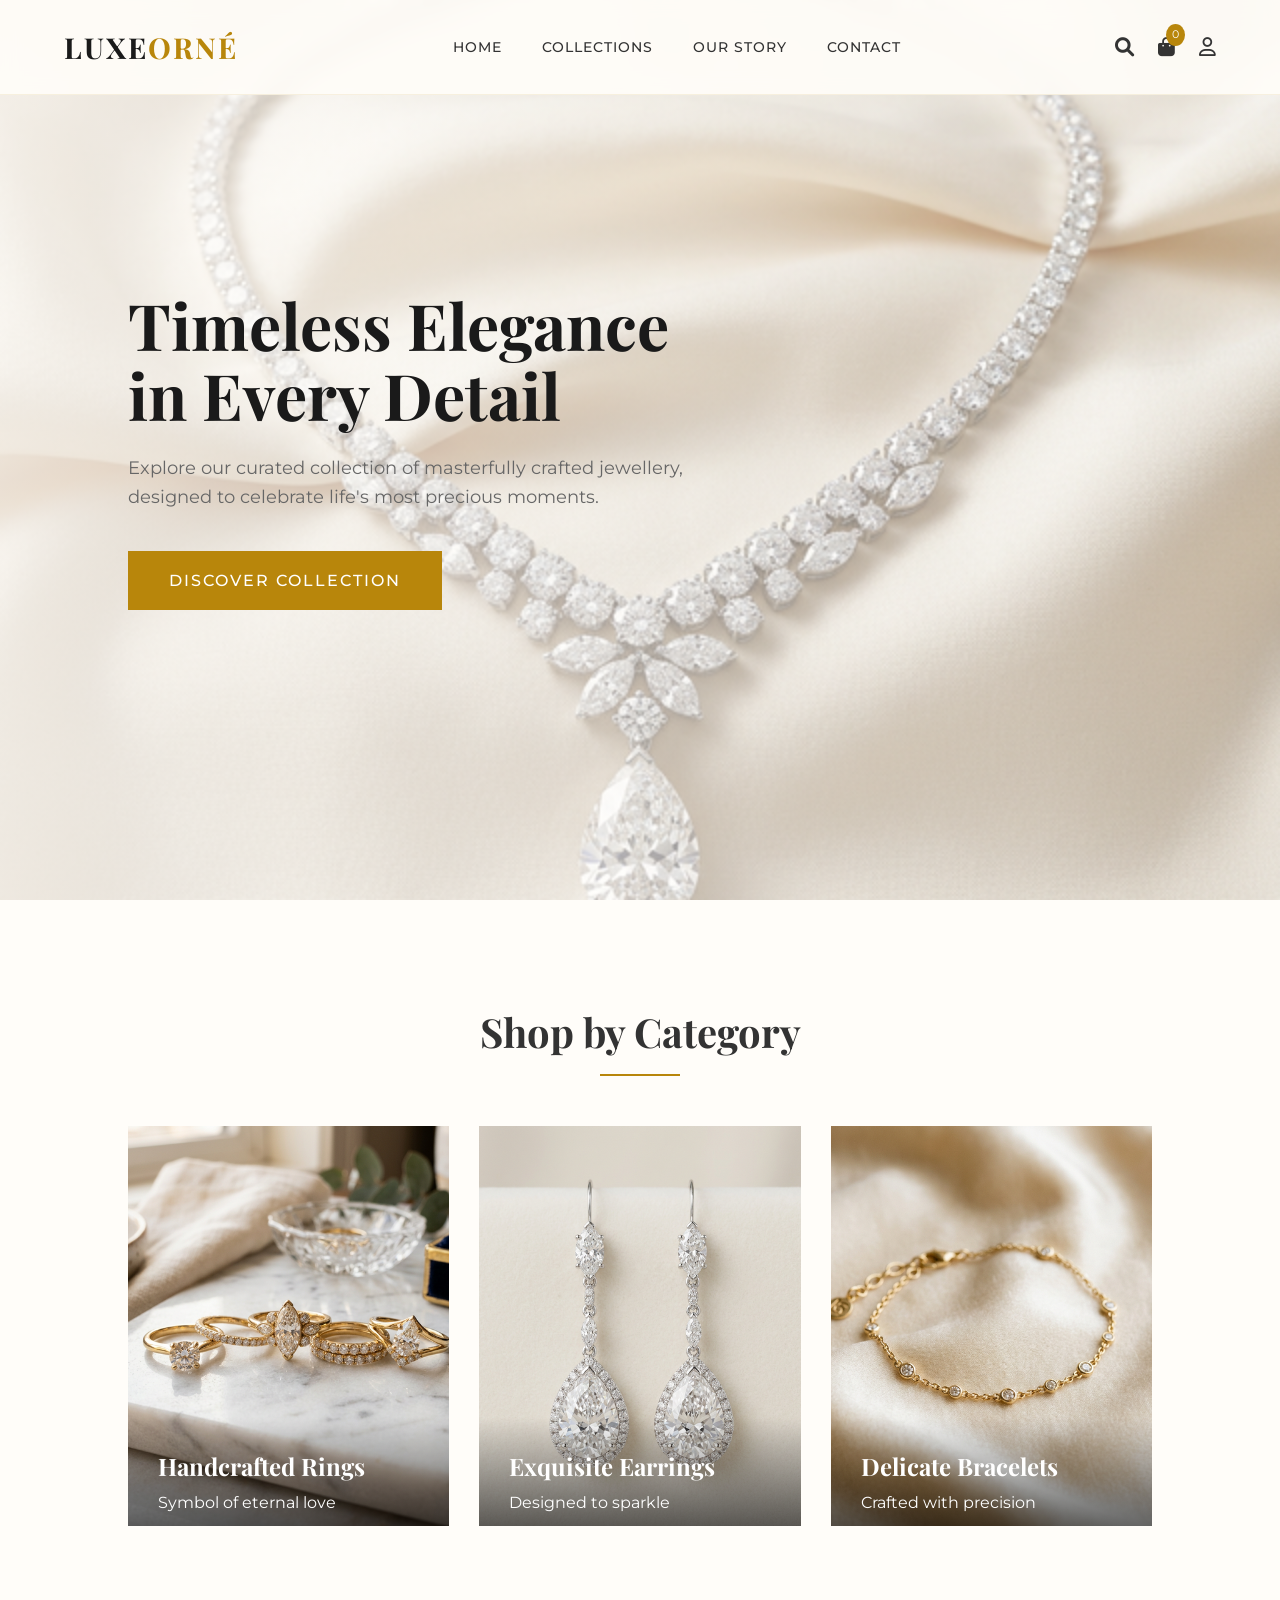
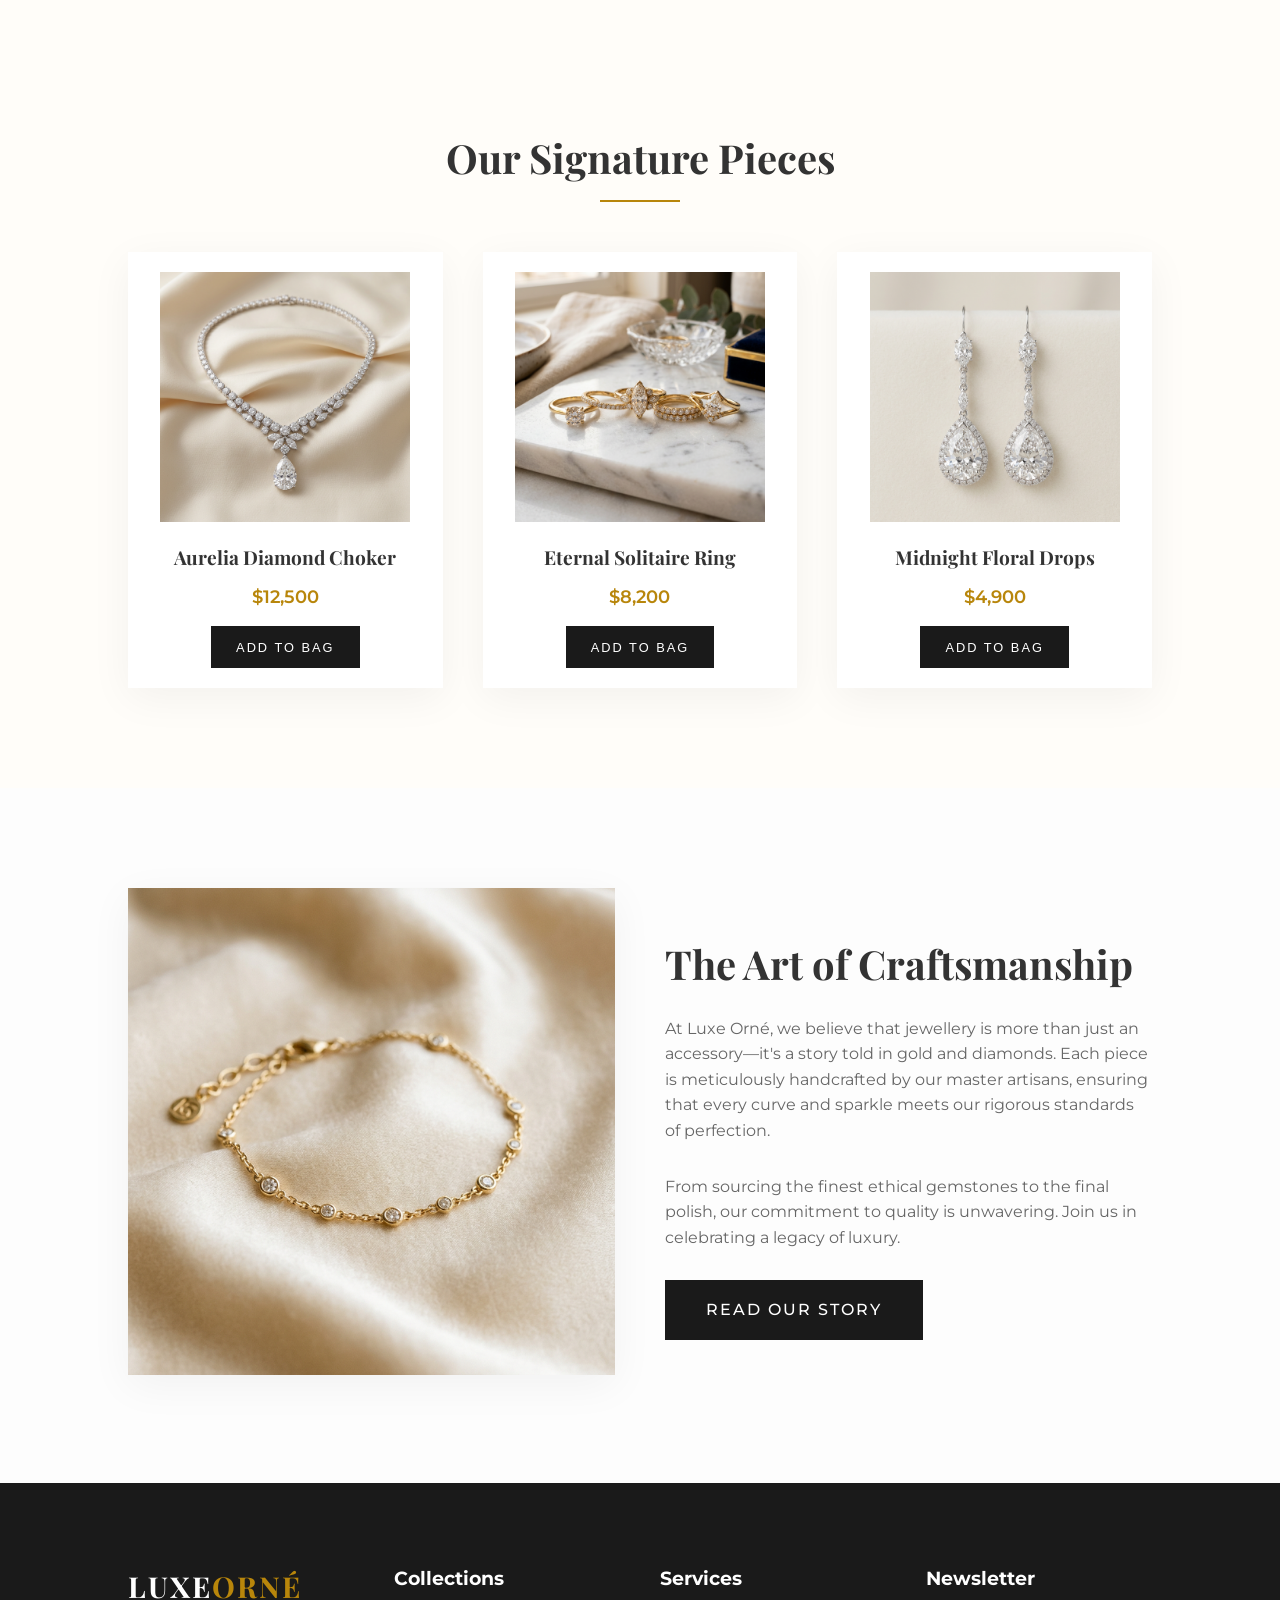
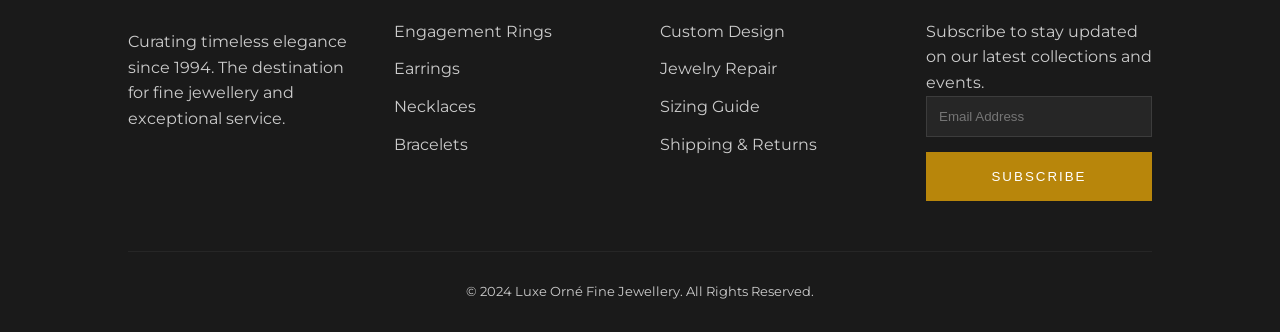
<file: index (2).html>
<!DOCTYPE html>
<html lang="en">

<head>
    <meta charset="UTF-8">
    <meta name="viewport" content="width=device-width, initial-scale=1.0">
    <title>Luxe Orné | Exquisite Fine Jewellery</title>
    <meta name="description"
        content="Discover the finest collection of handcrafted diamond necklaces, rings, and earrings at Luxe Orné. Timeless elegance for every occasion.">
    <link rel="stylesheet" href="style.css">
    <!-- Font Awesome for icons -->
    <link rel="stylesheet" href="https://cdnjs.cloudflare.com/ajax/libs/font-awesome/6.0.0/css/all.min.css">
</head>

<body>

    <!-- Navigation -->
    <nav id="navbar">
        <div class="logo">LUXE<span>ORNÉ</span></div>
        <ul class="nav-links">
            <li><a href="#home">Home</a></li>
            <li><a href="#shop">Collections</a></li>
            <li><a href="#about">Our Story</a></li>
            <li><a href="#contact">Contact</a></li>
        </ul>
        <div class="nav-icons">
            <a href="#"><i class="fa-solid fa-magnifying-glass"></i></a>
            <a href="#" class="cart-icon">
                <i class="fa-solid fa-bag-shopping"></i>
                <span class="cart-count">0</span>
            </a>
            <a href="#"><i class="fa-regular fa-user"></i></a>
        </div>
    </nav>

    <!-- Hero Section -->
    <section class="hero" id="home">
        <div class="hero-content">
            <h1>Timeless Elegance in Every Detail</h1>
            <p>Explore our curated collection of masterfully crafted jewellery, designed to celebrate life's most
                precious moments.</p>
            <a href="#shop" class="btn btn-primary">Discover Collection</a>
        </div>
    </section>

    <!-- Categories -->
    <section id="shop" class="reveal">
        <div class="section-title">
            <h2>Shop by Category</h2>
            <div class="underline"></div>
        </div>
        <div class="categories-grid">
            <div class="category-card">
                <img src="jewellery_rings.png" alt="Rings Collection">
                <div class="category-overlay">
                    <h3>Handcrafted Rings</h3>
                    <p>Symbol of eternal love</p>
                </div>
            </div>
            <div class="category-card">
                <img src="jewellery_earrings.png" alt="Earrings Collection">
                <div class="category-overlay">
                    <h3>Exquisite Earrings</h3>
                    <p>Designed to sparkle</p>
                </div>
            </div>
            <div class="category-card">
                <img src="jewellery_bracelets.png" alt="Bracelets Collection">
                <div class="category-overlay">
                    <h3>Delicate Bracelets</h3>
                    <p>Crafted with precision</p>
                </div>
            </div>
        </div>
    </section>

    <!-- Featured Products -->
    <section class="reveal">
        <div class="section-title">
            <h2>Our Signature Pieces</h2>
            <div class="underline"></div>
        </div>
        <div class="products-grid">
            <!-- Product 1 -->
            <div class="product-card">
                <div class="product-img">
                    <img src="jewellery_hero.png" alt="Diamond Choker">
                </div>
                <div class="product-info">
                    <h3>Aurelia Diamond Choker</h3>
                    <p class="price">$12,500</p>
                    <button class="btn add-btn" onclick="addToCart()">Add to Bag</button>
                </div>
            </div>
            <!-- Product 2 -->
            <div class="product-card">
                <div class="product-img">
                    <img src="jewellery_rings.png" alt="Solitaire Ring">
                </div>
                <div class="product-info">
                    <h3>Eternal Solitaire Ring</h3>
                    <p class="price">$8,200</p>
                    <button class="btn add-btn" onclick="addToCart()">Add to Bag</button>
                </div>
            </div>
            <!-- Product 3 -->
            <div class="product-card">
                <div class="product-img">
                    <img src="jewellery_earrings.png" alt="Floral Drops">
                </div>
                <div class="product-info">
                    <h3>Midnight Floral Drops</h3>
                    <p class="price">$4,900</p>
                    <button class="btn add-btn" onclick="addToCart()">Add to Bag</button>
                </div>
            </div>
        </div>
    </section>

    <!-- Our Story -->
    <section class="story reveal" id="about">
        <div class="story-img">
            <img src="jewellery_bracelets.png" alt="Craftsmanship">
        </div>
        <div class="story-text">
            <h2>The Art of Craftsmanship</h2>
            <div class="underline" style="margin: 0 0 20px 0;"></div>
            <p>At Luxe Orné, we believe that jewellery is more than just an accessory—it's a story told in gold and
                diamonds. Each piece is meticulously handcrafted by our master artisans, ensuring that every curve and
                sparkle meets our rigorous standards of perfection.</p>
            <p>From sourcing the finest ethical gemstones to the final polish, our commitment to quality is unwavering.
                Join us in celebrating a legacy of luxury.</p>
            <a href="#" class="btn">Read Our Story</a>
        </div>
    </section>

    <!-- Footer -->
    <footer>
        <div class="footer-grid">
            <div class="footer-col">
                <div class="logo" style="color: white; margin-bottom: 20px;">LUXE<span>ORNÉ</span></div>
                <p>Curating timeless elegance since 1994. The destination for fine jewellery and exceptional service.
                </p>
            </div>
            <div class="footer-col">
                <h4>Collections</h4>
                <ul>
                    <li><a href="#">Engagement Rings</a></li>
                    <li><a href="#">Earrings</a></li>
                    <li><a href="#">Necklaces</a></li>
                    <li><a href="#">Bracelets</a></li>
                </ul>
            </div>
            <div class="footer-col">
                <h4>Services</h4>
                <ul>
                    <li><a href="#">Custom Design</a></li>
                    <li><a href="#">Jewelry Repair</a></li>
                    <li><a href="#">Sizing Guide</a></li>
                    <li><a href="#">Shipping & Returns</a></li>
                </ul>
            </div>
            <div class="footer-col newsletter">
                <h4>Newsletter</h4>
                <p>Subscribe to stay updated on our latest collections and events.</p>
                <form onsubmit="event.preventDefault(); alert('Subscribed!')">
                    <input type="email" placeholder="Email Address" required>
                    <button class="btn btn-primary" style="width: 100%;">Subscribe</button>
                </form>
            </div>
        </div>
        <div class="footer-bottom">
            <p>&copy; 2024 Luxe Orné Fine Jewellery. All Rights Reserved.</p>
        </div>
    </footer>

    <script src="script.js"></script>
</body>

</html>
</file>
<file: style.css>
@import url('https://fonts.googleapis.com/css2?family=Montserrat:wght@300;400;500;600&family=Playfair+Display:ital,wght@0,400;0,700;1,400&display=swap');

:root {
    --primary: #B8860B; /* Dark Gold/Champagne */
    --primary-light: #D4AF37; /* Metallic Gold */
    --secondary: #1A1A1A; /* Rich Black */
    --bg-color: #FFFDF9; /* Ivory/Cream */
    --surface: #FFFFFF;
    --text-main: #333333;
    --text-muted: #666666;
    --white: #FFFFFF;
    --transition: all 0.4s cubic-bezier(0.4, 0, 0.2, 1);
    --shadow: 0 10px 40px rgba(0, 0, 0, 0.05);
}

* {
    margin: 0;
    padding: 0;
    box-sizing: border-box;
}

body {
    font-family: 'Montserrat', sans-serif;
    background-color: var(--bg-color);
    color: var(--text-main);
    line-height: 1.6;
    overflow-x: hidden;
}

h1, h2, h3, .logo {
    font-family: 'Playfair Display', serif;
}

a {
    text-decoration: none;
    color: inherit;
    transition: var(--transition);
}

ul {
    list-style: none;
}

/* --- Navigation --- */
nav {
    position: fixed;
    top: 0;
    left: 0;
    width: 100%;
    padding: 1.5rem 5%;
    display: flex;
    justify-content: space-between;
    align-items: center;
    background: rgba(255, 253, 249, 0.9);
    backdrop-filter: blur(10px);
    z-index: 1000;
    transition: var(--transition);
    border-bottom: 1px solid rgba(184, 134, 11, 0.1);
}

nav.scrolled {
    padding: 1rem 5%;
    box-shadow: var(--shadow);
}

.logo {
    font-size: 1.8rem;
    font-weight: 700;
    letter-spacing: 2px;
    color: var(--secondary);
}

.logo span {
    color: var(--primary);
}

.nav-links {
    display: flex;
    gap: 2.5rem;
}

.nav-links li a {
    font-size: 0.9rem;
    font-weight: 500;
    text-transform: uppercase;
    letter-spacing: 1px;
}

.nav-links li a:hover {
    color: var(--primary);
}

.nav-icons {
    display: flex;
    gap: 1.5rem;
    font-size: 1.2rem;
}

.cart-icon {
    position: relative;
}

.cart-count {
    position: absolute;
    top: -8px;
    right: -10px;
    background: var(--primary);
    color: white;
    font-size: 0.7rem;
    padding: 2px 6px;
    border-radius: 50%;
}

/* --- Hero Section --- */
.hero {
    height: 100vh;
    display: flex;
    align-items: center;
    padding: 0 10%;
    background: linear-gradient(to right, rgba(255, 253, 249, 0.8), rgba(255, 253, 249, 0.3)), url('jewellery_hero.png');
    background-size: cover;
    background-position: center;
    position: relative;
}

.hero-content {
    max-width: 600px;
    opacity: 0;
    transform: translateY(30px);
    animation: fadeInUp 1s forwards 0.5s;
}

@keyframes fadeInUp {
    to {
        opacity: 1;
        transform: translateY(0);
    }
}

.hero-content h1 {
    font-size: 4rem;
    margin-bottom: 1.5rem;
    color: var(--secondary);
    line-height: 1.1;
}

.hero-content p {
    font-size: 1.1rem;
    margin-bottom: 2.5rem;
    color: var(--text-muted);
}

.btn {
    display: inline-block;
    padding: 1rem 2.5rem;
    background: var(--secondary);
    color: white;
    font-weight: 500;
    text-transform: uppercase;
    letter-spacing: 2px;
    border: 1px solid var(--secondary);
    cursor: pointer;
    transition: var(--transition);
}

.btn:hover {
    background: transparent;
    color: var(--secondary);
}

.btn-primary {
    background: var(--primary);
    border-color: var(--primary);
}

.btn-primary:hover {
    background: transparent;
    color: var(--primary);
}

/* --- Section Global --- */
section {
    padding: 100px 10%;
}

.section-title {
    text-align: center;
    margin-bottom: 50px;
}

.section-title h2 {
    font-size: 2.5rem;
    margin-bottom: 10px;
}

.section-title .underline {
    width: 80px;
    height: 2px;
    background: var(--primary);
    margin: 0 auto;
}

/* --- Categories --- */
.categories-grid {
    display: grid;
    grid-template-columns: repeat(auto-fit, minmax(250px, 1fr));
    gap: 30px;
}

.category-card {
    position: relative;
    height: 400px;
    overflow: hidden;
    cursor: pointer;
}

.category-card img {
    width: 100%;
    height: 100%;
    object-fit: cover;
    transition: var(--transition);
}

.category-card:hover img {
    transform: scale(1.1);
}

.category-overlay {
    position: absolute;
    bottom: 0;
    left: 0;
    width: 100%;
    padding: 30px;
    background: linear-gradient(transparent, rgba(0,0,0,0.7));
    color: white;
    transform: translateY(20px);
    transition: var(--transition);
}

.category-card:hover .category-overlay {
    transform: translateY(0);
}

.category-overlay h3 {
    font-size: 1.5rem;
    margin-bottom: 5px;
}

/* --- Featured Products --- */
.products-grid {
    display: grid;
    grid-template-columns: repeat(auto-fit, minmax(280px, 1fr));
    gap: 40px;
}

.product-card {
    background: var(--surface);
    padding: 20px;
    box-shadow: var(--shadow);
    transition: var(--transition);
    text-align: center;
}

.product-card:hover {
    transform: translateY(-10px);
}

.product-img {
    height: 250px;
    margin-bottom: 20px;
    overflow: hidden;
}

.product-img img {
    width: 100%;
    height: 100%;
    object-fit: contain;
}

.product-info h3 {
    font-size: 1.2rem;
    margin-bottom: 10px;
}

.price {
    font-weight: 600;
    color: var(--primary);
    font-size: 1.1rem;
    margin-bottom: 15px;
}

.add-btn {
    padding: 0.8rem 1.5rem;
    font-size: 0.8rem;
}

/* --- Story Section --- */
.story {
    display: flex;
    align-items: center;
    gap: 50px;
    background: #fdfdfd;
}

.story-img, .story-text {
    flex: 1;
}

.story-img img {
    width: 100%;
    box-shadow: var(--shadow);
}

.story-text h2 {
    font-size: 2.5rem;
    margin-bottom: 20px;
}

.story-text p {
    color: var(--text-muted);
    margin-bottom: 30px;
}

/* --- Footer --- */
footer {
    background: var(--secondary);
    color: #cccccc;
    padding: 80px 10% 30px;
}

.footer-grid {
    display: grid;
    grid-template-columns: repeat(auto-fit, minmax(200px, 1fr));
    gap: 40px;
    margin-bottom: 50px;
}

.footer-col h4 {
    color: white;
    margin-bottom: 25px;
    font-size: 1.2rem;
}

.footer-col ul li {
    margin-bottom: 12px;
}

.footer-col ul li a:hover {
    color: var(--primary);
    padding-left: 5px;
}

.newsletter input {
    width: 100%;
    padding: 12px;
    background: rgba(255,255,255,0.05);
    border: 1px solid rgba(255,255,255,0.1);
    color: white;
    margin-bottom: 15px;
}

.footer-bottom {
    text-align: center;
    padding-top: 30px;
    border-top: 1px solid rgba(255,255,255,0.05);
    font-size: 0.8rem;
}

/* --- Responsive --- */
@media (max-width: 968px) {
    .nav-links {
        display: none;
    }
    
    .hero-content h1 {
        font-size: 3rem;
    }
    
    .story {
        flex-direction: column;
    }
}

/* Scroll Reveal */
.reveal {
    opacity: 0;
    transform: translateY(30px);
    transition: all 0.8s ease-out;
}

.reveal.active {
    opacity: 1;
    transform: translateY(0);
}
</file>
